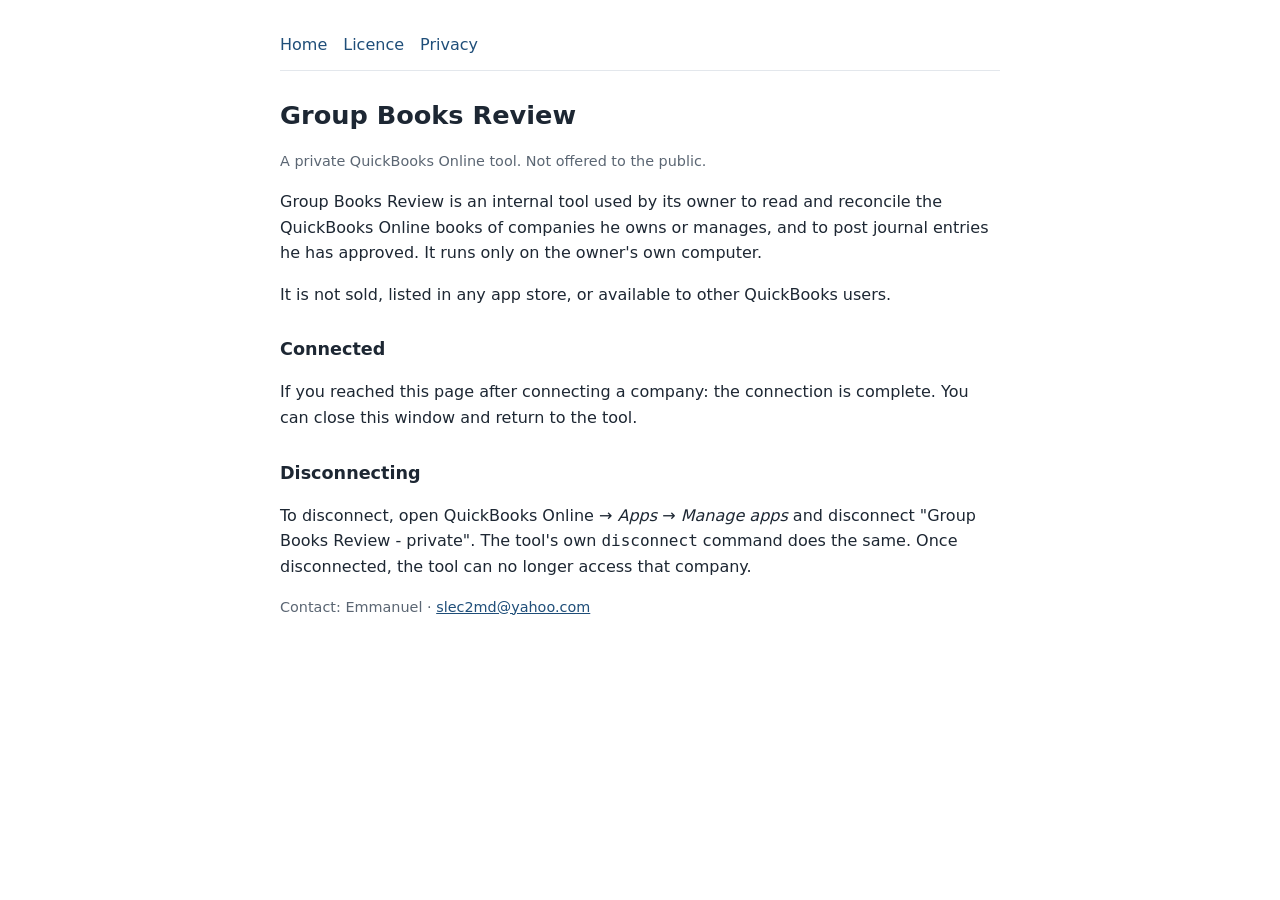
<file: index.html>
<!doctype html>
<html lang="en"><head><meta charset="utf-8"><meta name="viewport" content="width=device-width,initial-scale=1"><title>Group Books Review</title><link rel="stylesheet" href="style.css"></head><body><main><nav><a href="./">Home</a><a href="eula.html">Licence</a><a href="privacy.html">Privacy</a></nav>
<h1>Group Books Review</h1>
<p class="muted">A private QuickBooks Online tool. Not offered to the public.</p>
<p>Group Books Review is an internal tool used by its owner to read and reconcile the QuickBooks Online books of companies he owns or manages, and to post journal entries he has approved. It runs only on the owner's own computer.</p>
<p>It is not sold, listed in any app store, or available to other QuickBooks users.</p>
<h2>Connected</h2>
<p>If you reached this page after connecting a company: the connection is complete. You can close this window and return to the tool.</p>
<h2>Disconnecting</h2>
<p>To disconnect, open QuickBooks Online &rarr; <em>Apps</em> &rarr; <em>Manage apps</em> and disconnect "Group Books Review - private". The tool's own <code>disconnect</code> command does the same. Once disconnected, the tool can no longer access that company.</p>
<p class="muted">Contact: Emmanuel &middot; <a href="mailto:slec2md@yahoo.com">slec2md@yahoo.com</a></p></main></body></html>
</file>
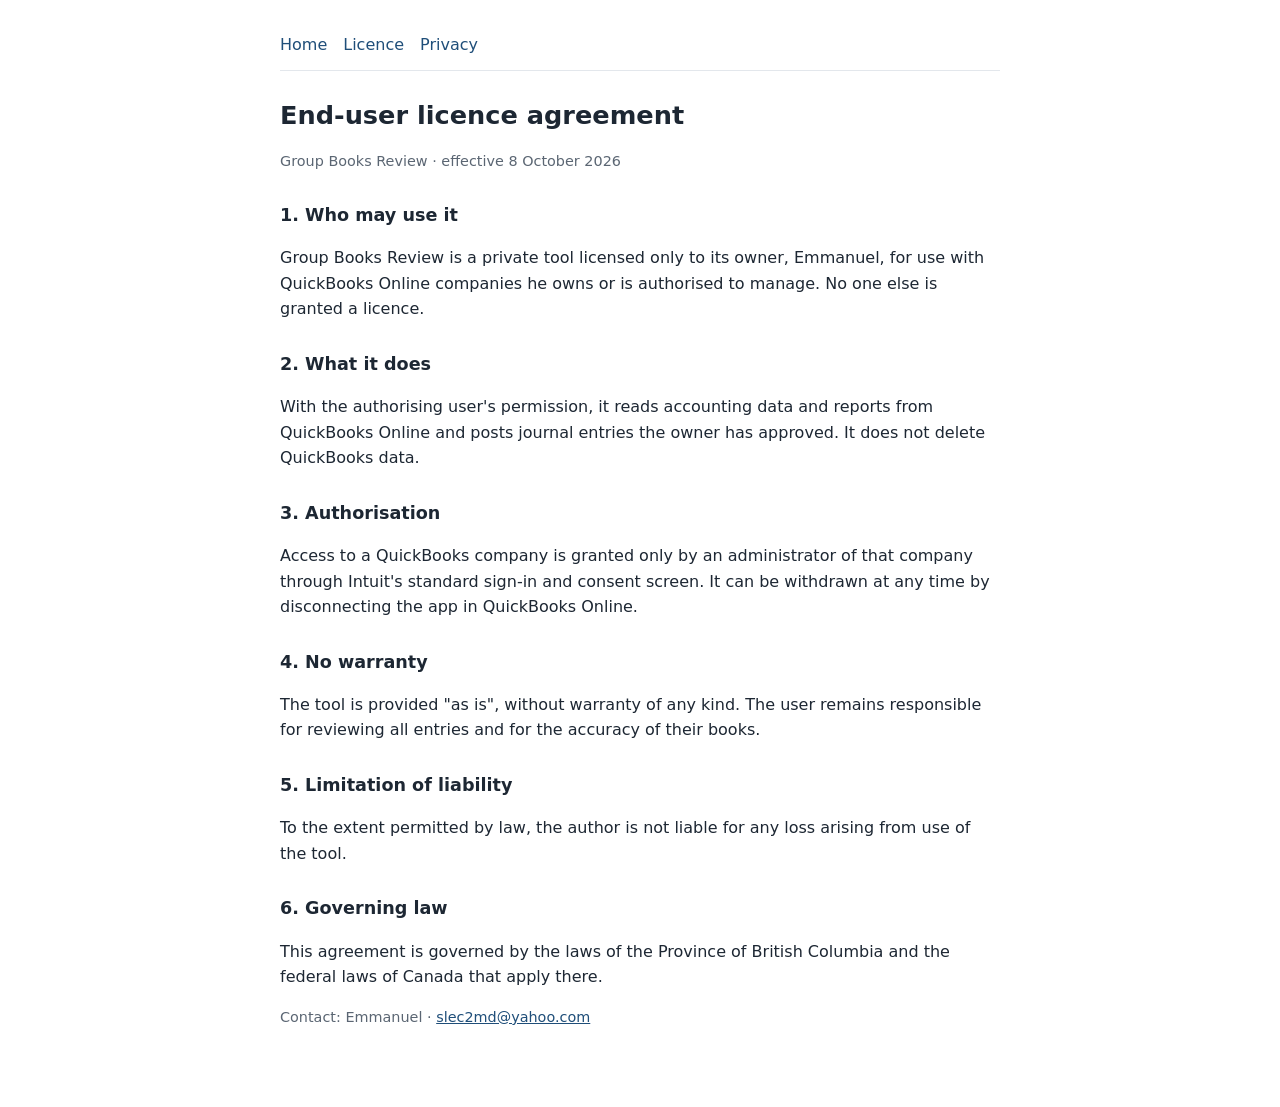
<file: eula.html>
<!doctype html>
<html lang="en"><head><meta charset="utf-8"><meta name="viewport" content="width=device-width,initial-scale=1"><title>Licence – Group Books Review</title><link rel="stylesheet" href="style.css"></head><body><main><nav><a href="./">Home</a><a href="eula.html">Licence</a><a href="privacy.html">Privacy</a></nav>
<h1>End-user licence agreement</h1>
<p class="muted">Group Books Review &middot; effective 8 October 2026</p>
<h2>1. Who may use it</h2>
<p>Group Books Review is a private tool licensed only to its owner, Emmanuel, for use with QuickBooks Online companies he owns or is authorised to manage. No one else is granted a licence.</p>
<h2>2. What it does</h2>
<p>With the authorising user's permission, it reads accounting data and reports from QuickBooks Online and posts journal entries the owner has approved. It does not delete QuickBooks data.</p>
<h2>3. Authorisation</h2>
<p>Access to a QuickBooks company is granted only by an administrator of that company through Intuit's standard sign-in and consent screen. It can be withdrawn at any time by disconnecting the app in QuickBooks Online.</p>
<h2>4. No warranty</h2>
<p>The tool is provided "as is", without warranty of any kind. The user remains responsible for reviewing all entries and for the accuracy of their books.</p>
<h2>5. Limitation of liability</h2>
<p>To the extent permitted by law, the author is not liable for any loss arising from use of the tool.</p>
<h2>6. Governing law</h2>
<p>This agreement is governed by the laws of the Province of British Columbia and the federal laws of Canada that apply there.</p>
<p class="muted">Contact: Emmanuel &middot; <a href="mailto:slec2md@yahoo.com">slec2md@yahoo.com</a></p></main></body></html>
</file>
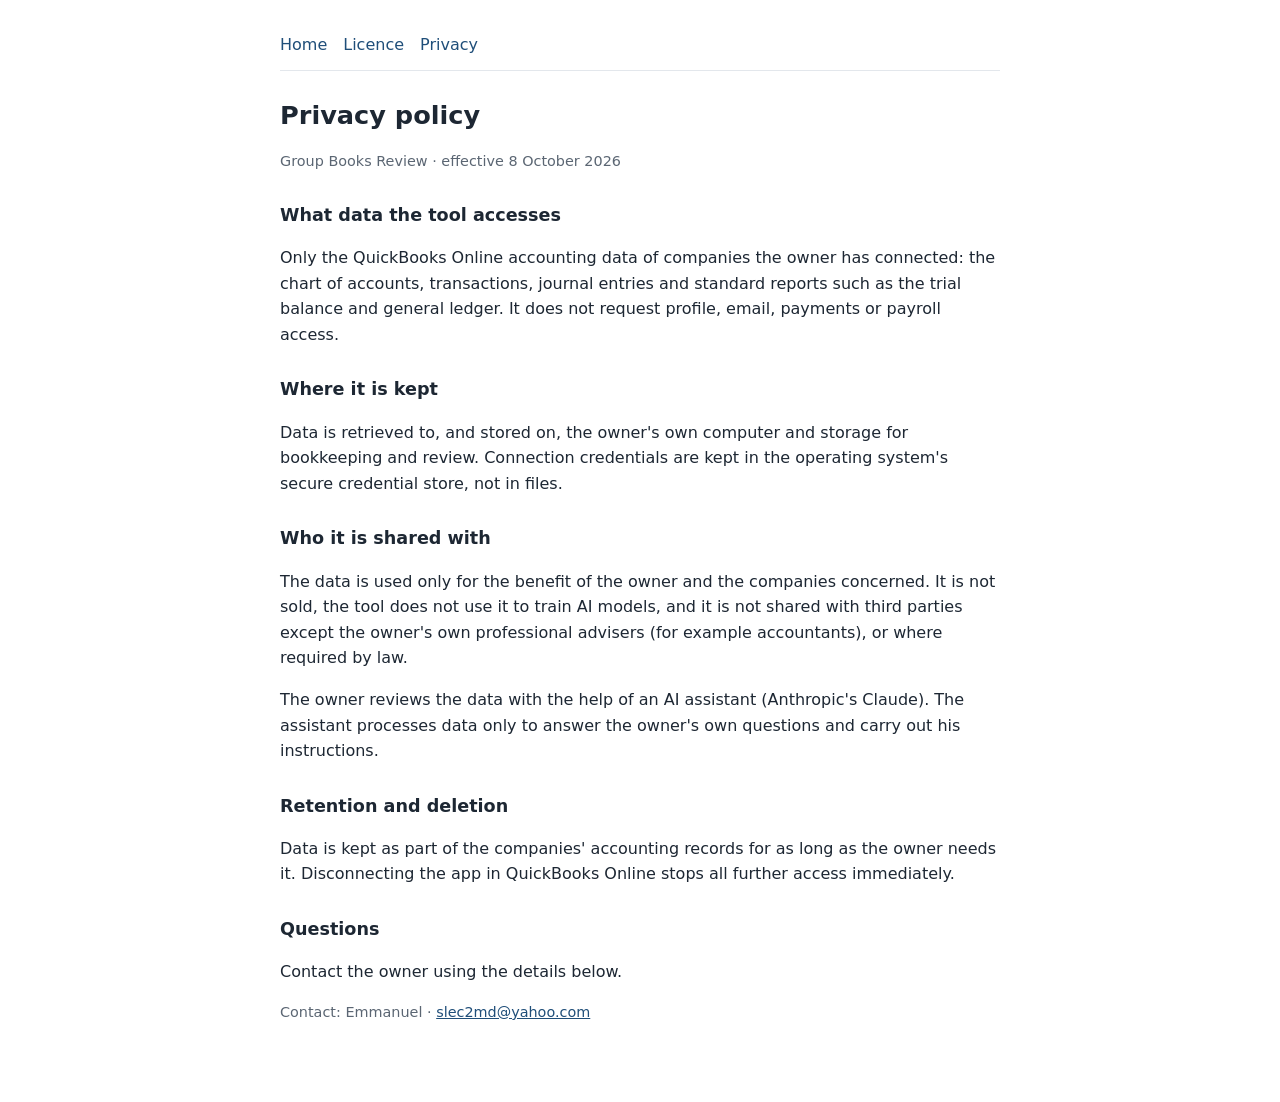
<file: privacy.html>
<!doctype html>
<html lang="en"><head><meta charset="utf-8"><meta name="viewport" content="width=device-width,initial-scale=1"><title>Privacy – Group Books Review</title><link rel="stylesheet" href="style.css"></head><body><main><nav><a href="./">Home</a><a href="eula.html">Licence</a><a href="privacy.html">Privacy</a></nav>
<h1>Privacy policy</h1>
<p class="muted">Group Books Review &middot; effective 8 October 2026</p>
<h2>What data the tool accesses</h2>
<p>Only the QuickBooks Online accounting data of companies the owner has connected: the chart of accounts, transactions, journal entries and standard reports such as the trial balance and general ledger. It does not request profile, email, payments or payroll access.</p>
<h2>Where it is kept</h2>
<p>Data is retrieved to, and stored on, the owner's own computer and storage for bookkeeping and review. Connection credentials are kept in the operating system's secure credential store, not in files.</p>
<h2>Who it is shared with</h2>
<p>The data is used only for the benefit of the owner and the companies concerned. It is not sold, the tool does not use it to train AI models, and it is not shared with third parties except the owner's own professional advisers (for example accountants), or where required by law.</p>
<p>The owner reviews the data with the help of an AI assistant (Anthropic's Claude). The assistant processes data only to answer the owner's own questions and carry out his instructions.</p>
<h2>Retention and deletion</h2>
<p>Data is kept as part of the companies' accounting records for as long as the owner needs it. Disconnecting the app in QuickBooks Online stops all further access immediately.</p>
<h2>Questions</h2>
<p>Contact the owner using the details below.</p>
<p class="muted">Contact: Emmanuel &middot; <a href="mailto:slec2md@yahoo.com">slec2md@yahoo.com</a></p></main></body></html>
</file>
<file: style.css>
:root{--bg:#fff;--fg:#1d2733;--muted:#5b6673;--line:#e3e7ec;--accent:#1f4e79}
@media (prefers-color-scheme:dark){:root{--bg:#121820;--fg:#e6ebf0;--muted:#9aa6b2;--line:#2a3440;--accent:#7fb2e5}}
body{margin:0;background:var(--bg);color:var(--fg);font:16px/1.6 system-ui,-apple-system,"Segoe UI",sans-serif}
main{max-width:720px;margin:0 auto;padding:32px 16px 64px}
h1{font-size:1.6rem;margin:0 0 4px}h2{font-size:1.1rem;margin:28px 0 6px}
.muted{color:var(--muted);font-size:.9rem}nav{border-bottom:1px solid var(--line);padding-bottom:12px;margin-bottom:24px}
nav a{color:var(--accent);margin-right:16px;text-decoration:none}a{color:var(--accent)}
</file>
